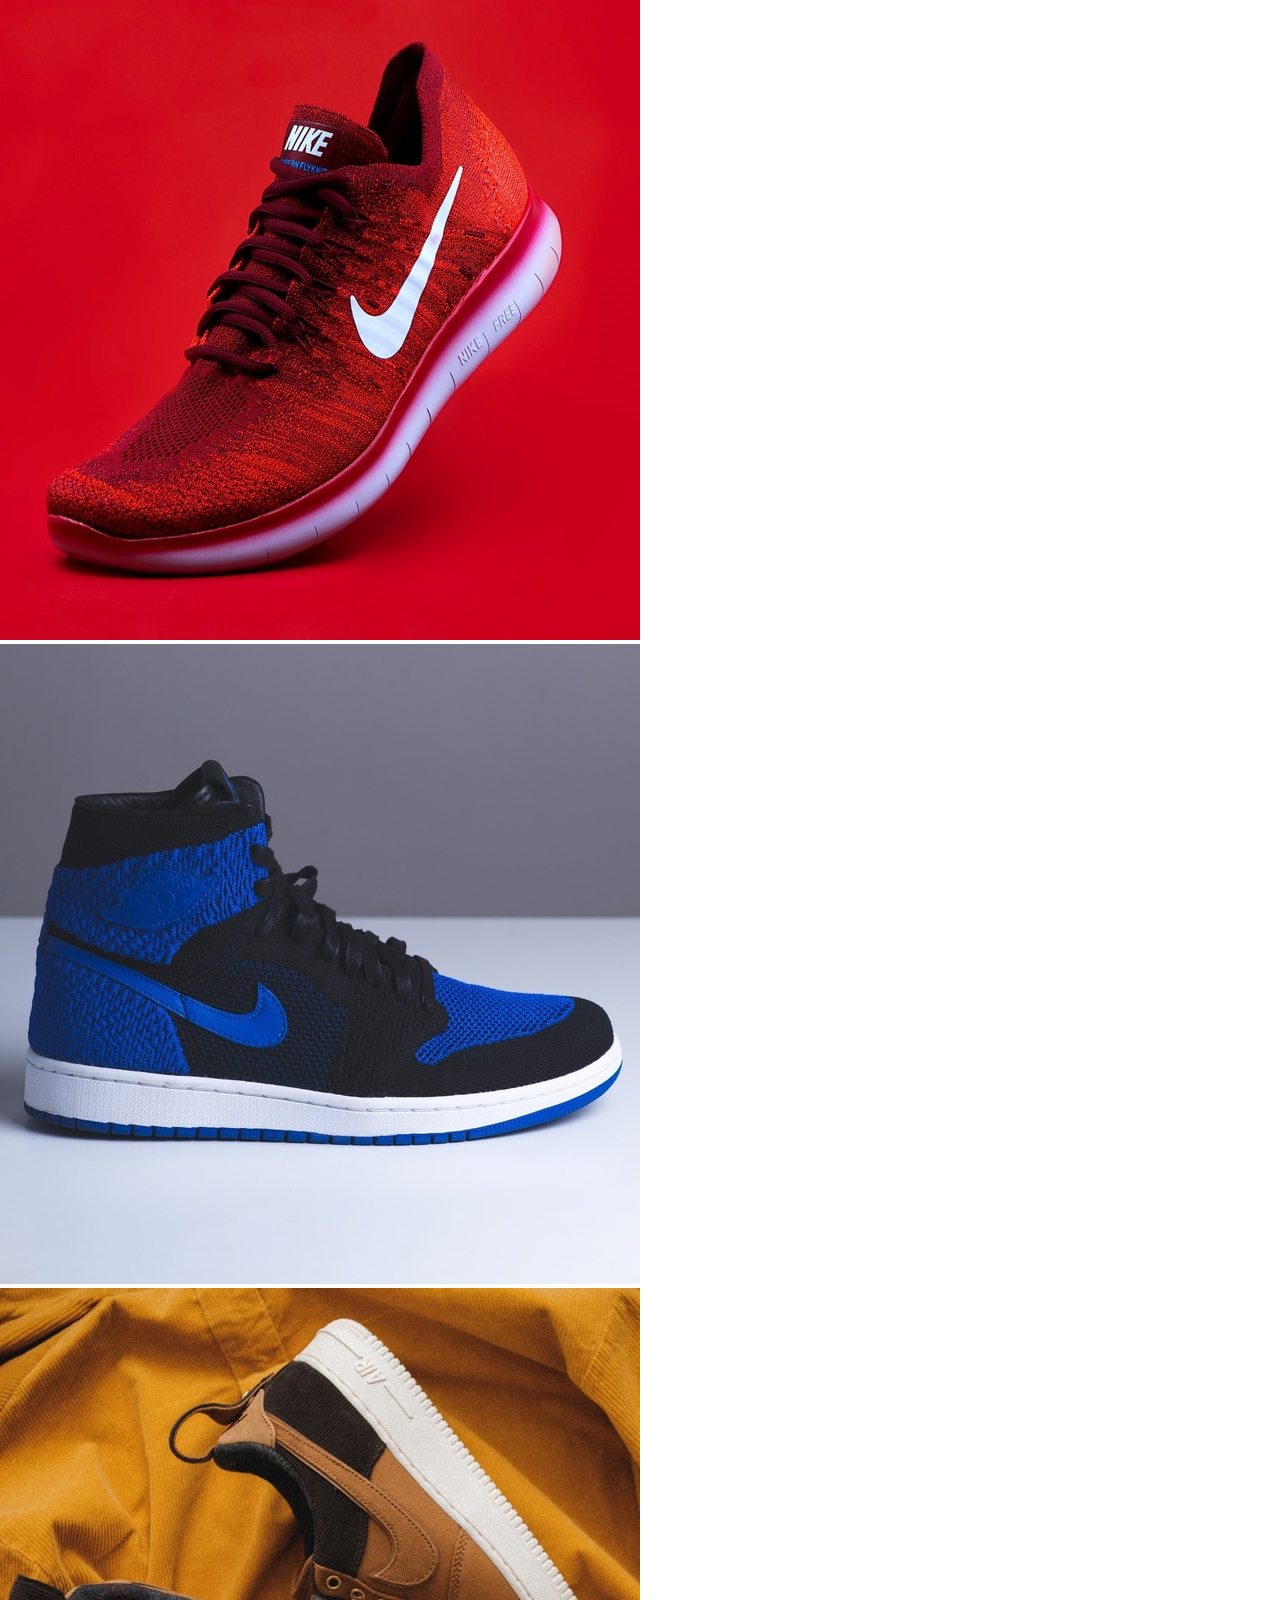
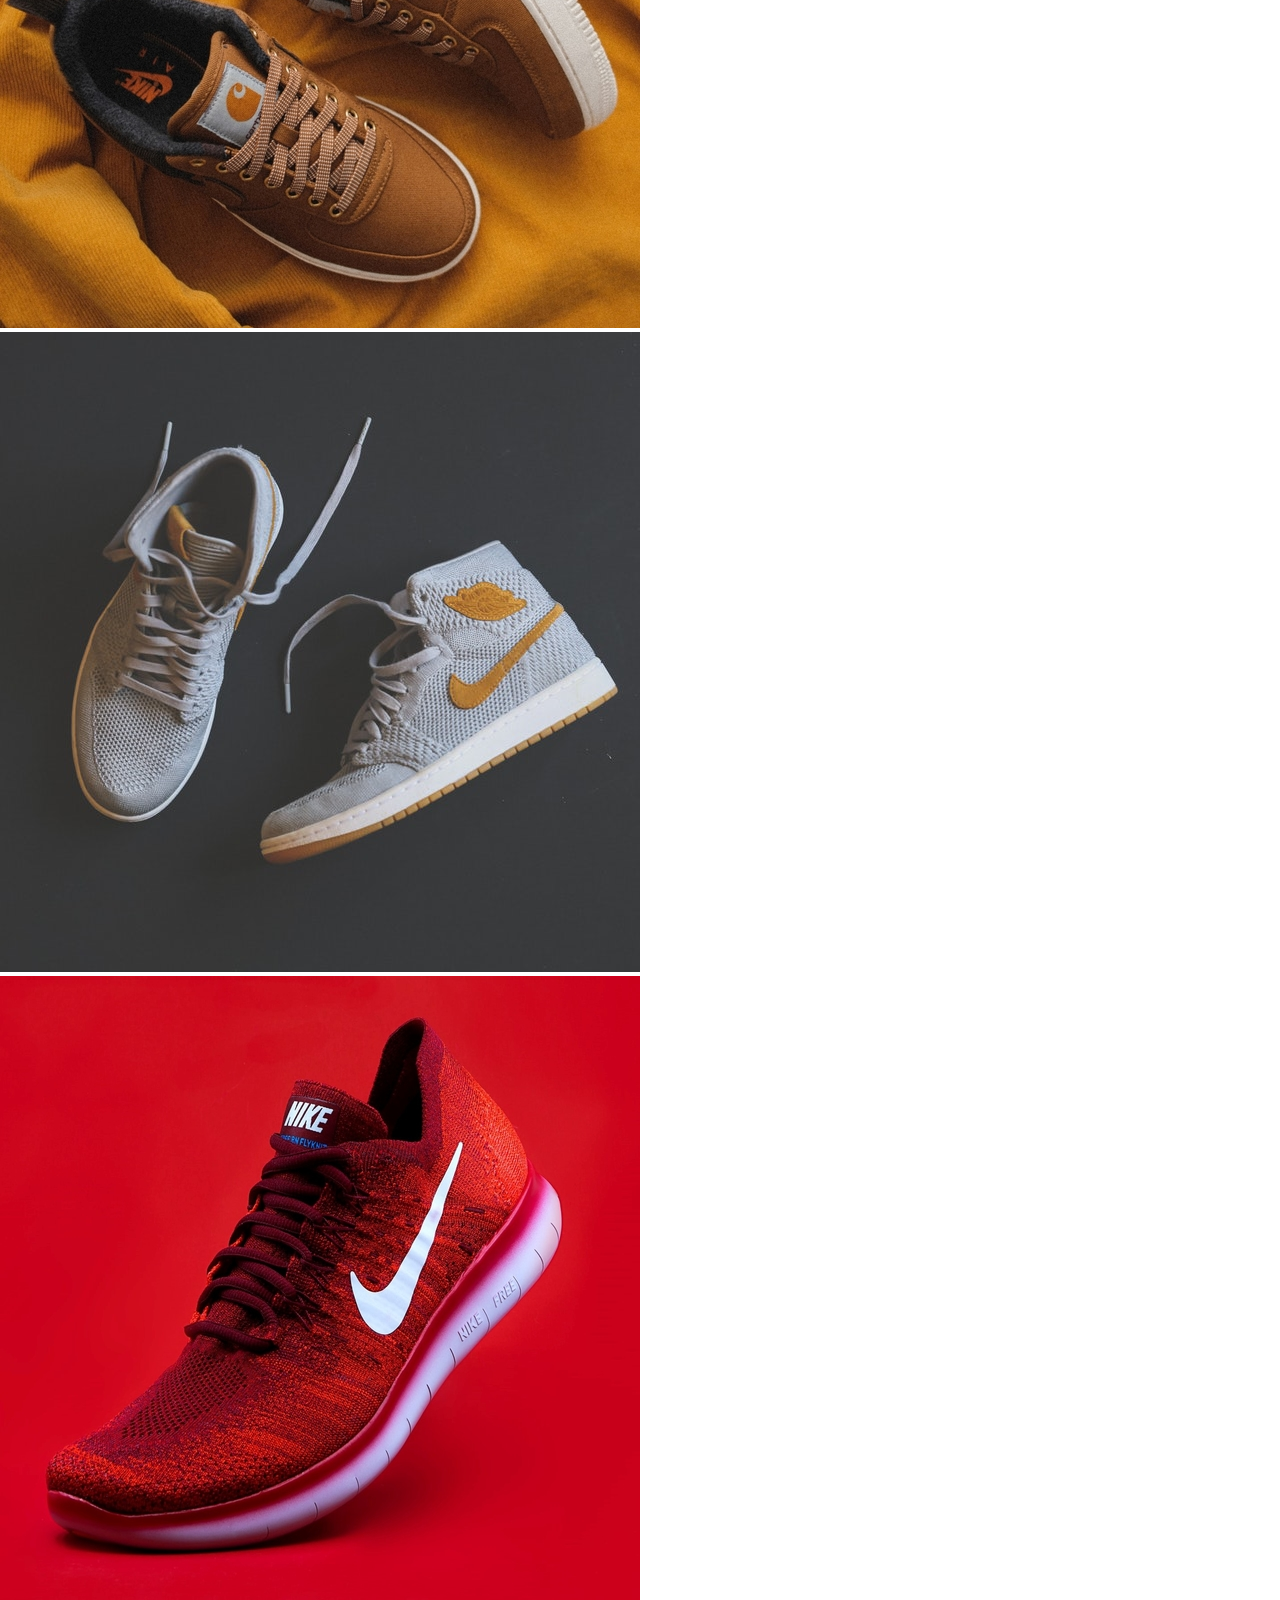
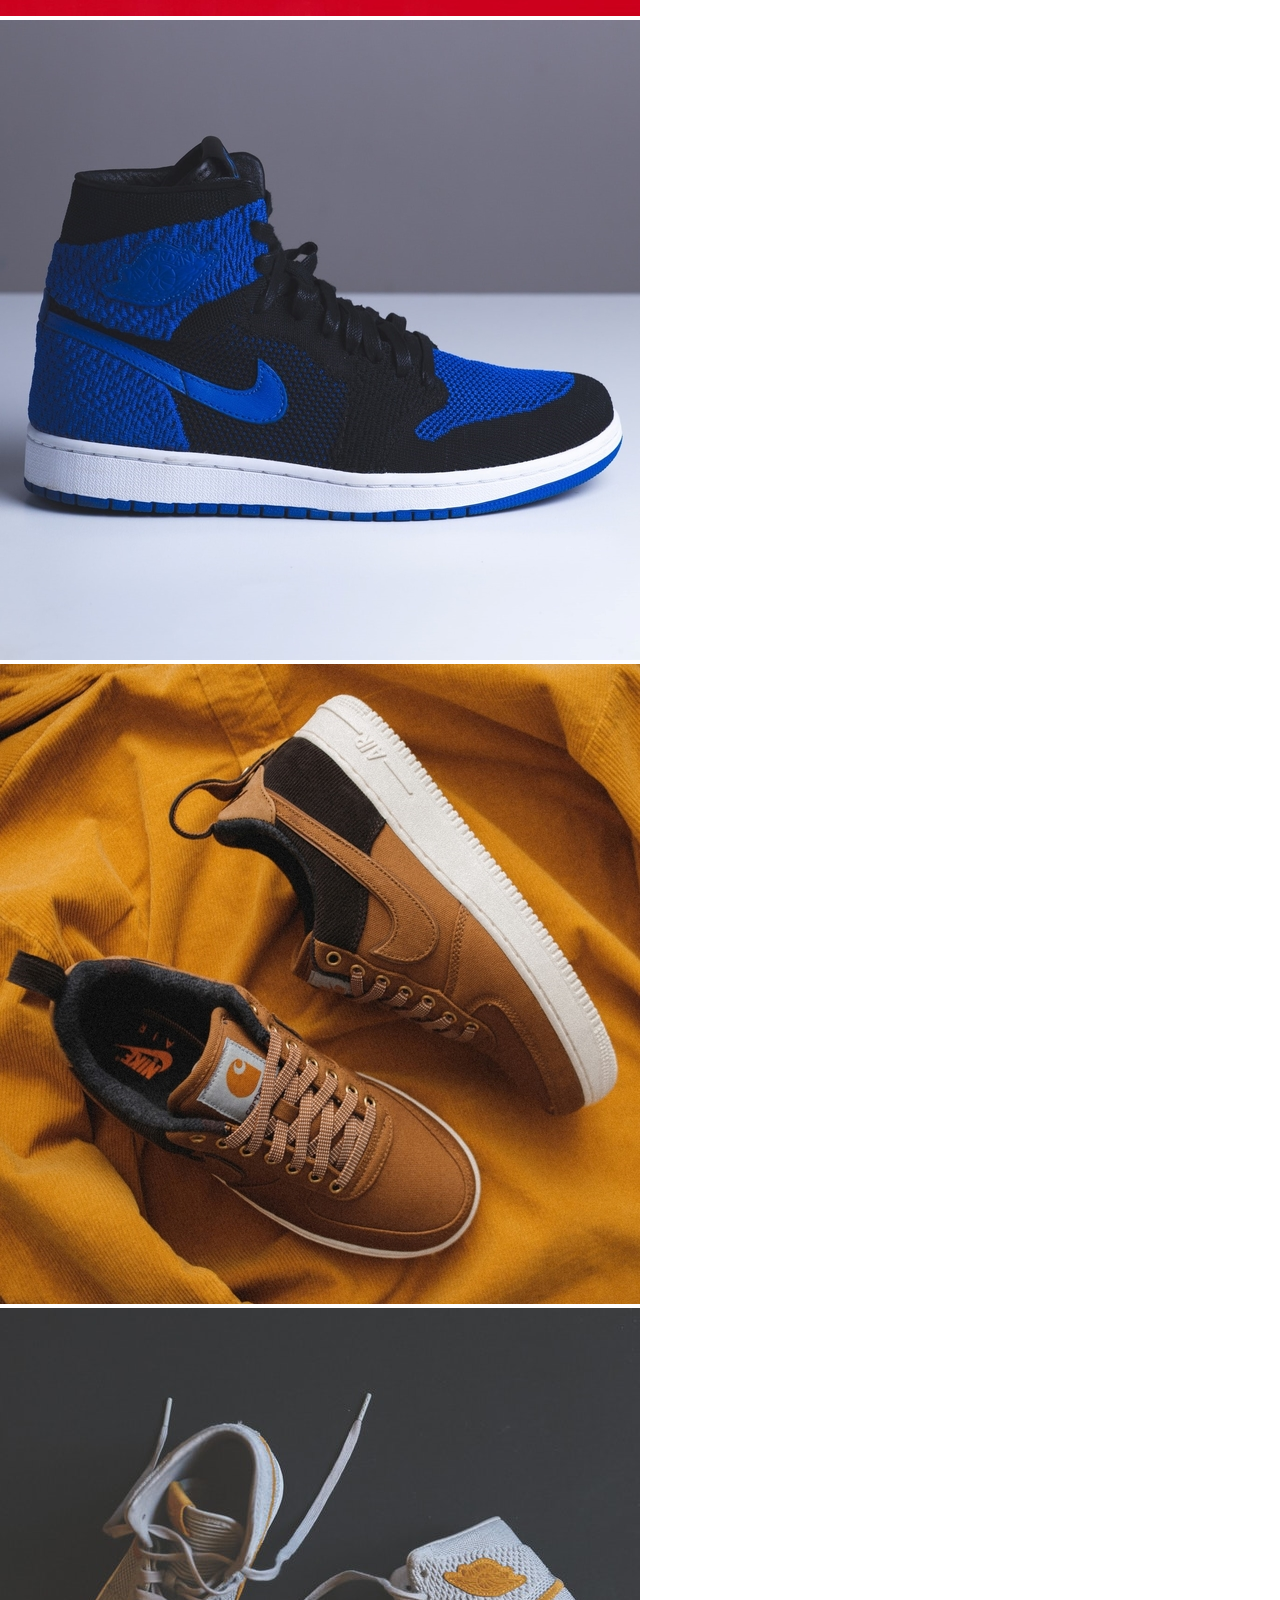
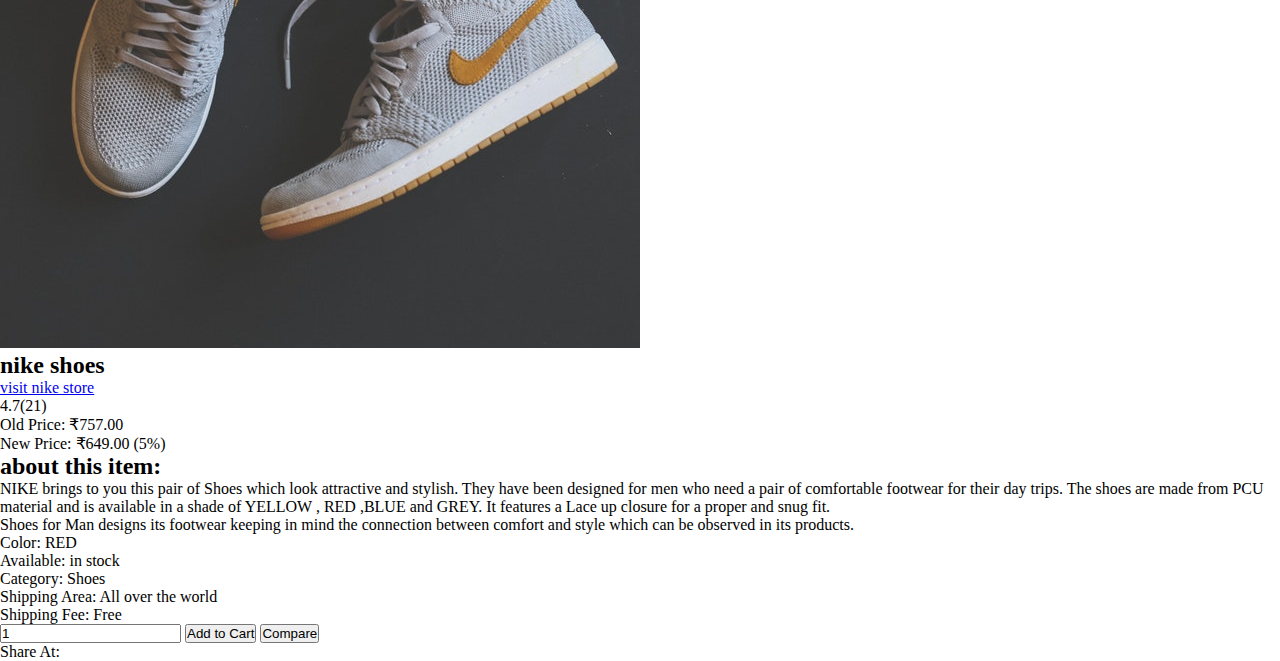
<file: index.html>
<!DOCTYPE html>
<html>
  <head>
    <meta charset="utf-8">
    <meta http-equiv="X-UA-Compatible" content="IE=edge">
    <title>Product Card/Page</title>
    <meta name="viewport" content="width=device-width, initial-scale=1">
    <link rel="stylesheet" href="style.css">
    <link rel="stylesheet" href="https://cdnjs.cloudflare.com/ajax/libs/font-awesome/5.15.1/css/all.min.css" integrity="sha512-+4zCK9k+qNFUR5X+cKL9EIR+ZOhtIloNl9GIKS57V1MyNsYpYcUrUeQc9vNfzsWfV28IaLL3i96P9sdNyeRssA==" crossorigin="anonymous" />
  </head>
  <body>
    
    <div class = "card-wrapper">
      <div class = "card">
        <!-- card left -->
        <div class = "product-imgs">
          <div class = "img-display">
            <div class = "img-showcase">
              <img src = "shoe_1.jpg" alt = "shoe image">
              <img src = "shoe_2.jpg" alt = "shoe image">
              <img src = "shoe_3.jpg" alt = "shoe image">
              <img src = "shoe_4.jpg" alt = "shoe image">
            </div>
          </div>
          <div class = "img-select">
            <div class = "img-item">
              <a href = "#" data-id = "1">
                <img src = "shoe_1.jpg" alt = "shoe image">
              </a>
            </div>
            <div class = "img-item">
              <a href = "#" data-id = "2">
                <img src = "shoe_2.jpg" alt = "shoe image">
              </a>
            </div>
            <div class = "img-item">
              <a href = "#" data-id = "3">
                <img src = "shoe_3.jpg" alt = "shoe image">
              </a>
            </div>
            <div class = "img-item">
              <a href = "#" data-id = "4">
                <img src = "shoe_4.jpg" alt = "shoe image">
              </a>
            </div>
          </div>
        </div>
        <!-- card right -->
        <div class = "product-content">
          <h2 class = "product-title">nike shoes</h2>
          <a href = "#" class = "product-link">visit nike store</a>
          <div class = "product-rating">
            <i class = "fas fa-star"></i>
            <i class = "fas fa-star"></i>
            <i class = "fas fa-star"></i>
            <i class = "fas fa-star"></i>
            <i class = "fas fa-star-half-alt"></i>
            <span>4.7(21)</span>
          </div>

          <div class = "product-price">
            <p class = "last-price">Old Price: <span>₹757.00</span></p>
            <p class = "new-price">New Price: <span>₹649.00 (5%)</span></p>
          </div>

          <div class = "product-detail">
            <h2>about this item: </h2>
            <p>NIKE brings to you this pair of Shoes which look attractive and stylish. They have been designed for men who need a pair of comfortable footwear for their day trips. The shoes are made from PCU material and is available in a shade of YELLOW , RED ,BLUE and GREY. It features a Lace up closure for a proper and snug fit. </p>
            <p>Shoes for Man designs its footwear keeping in mind the connection between comfort and style which can be observed in its products.</p>
            <ul>
              <li>Color: <span>RED</span></li>
              <li>Available: <span>in stock</span></li>
              <li>Category: <span>Shoes</span></li>
              <li>Shipping Area: <span>All over the world</span></li>
              <li>Shipping Fee: <span>Free</span></li>
            </ul>
          </div>

          <div class = "purchase-info">
            <input type = "number" min = "0" value = "1">
            <button type = "button" class = "btn">
              Add to Cart <i class = "fas fa-shopping-cart"></i>
            </button>
            <button type = "button" class = "btn">Compare</button>
          </div>

          <div class = "social-links">
            <p>Share At: </p>
            <a href = "#">
              <i class = "fab fa-facebook-f"></i>
            </a>
            <a href = "#">
              <i class = "fab fa-twitter"></i>
            </a>
            <a href = "#">
              <i class = "fab fa-instagram"></i>
            </a>
            <a href = "#">
              <i class = "fab fa-whatsapp"></i>
            </a>
            <a href = "#">
              <i class = "fab fa-pinterest"></i>
            </a>
          </div>
        </div>
      </div>
    </div>

    
    <script src="script.js"></script>
  </body>
</html>
</file>
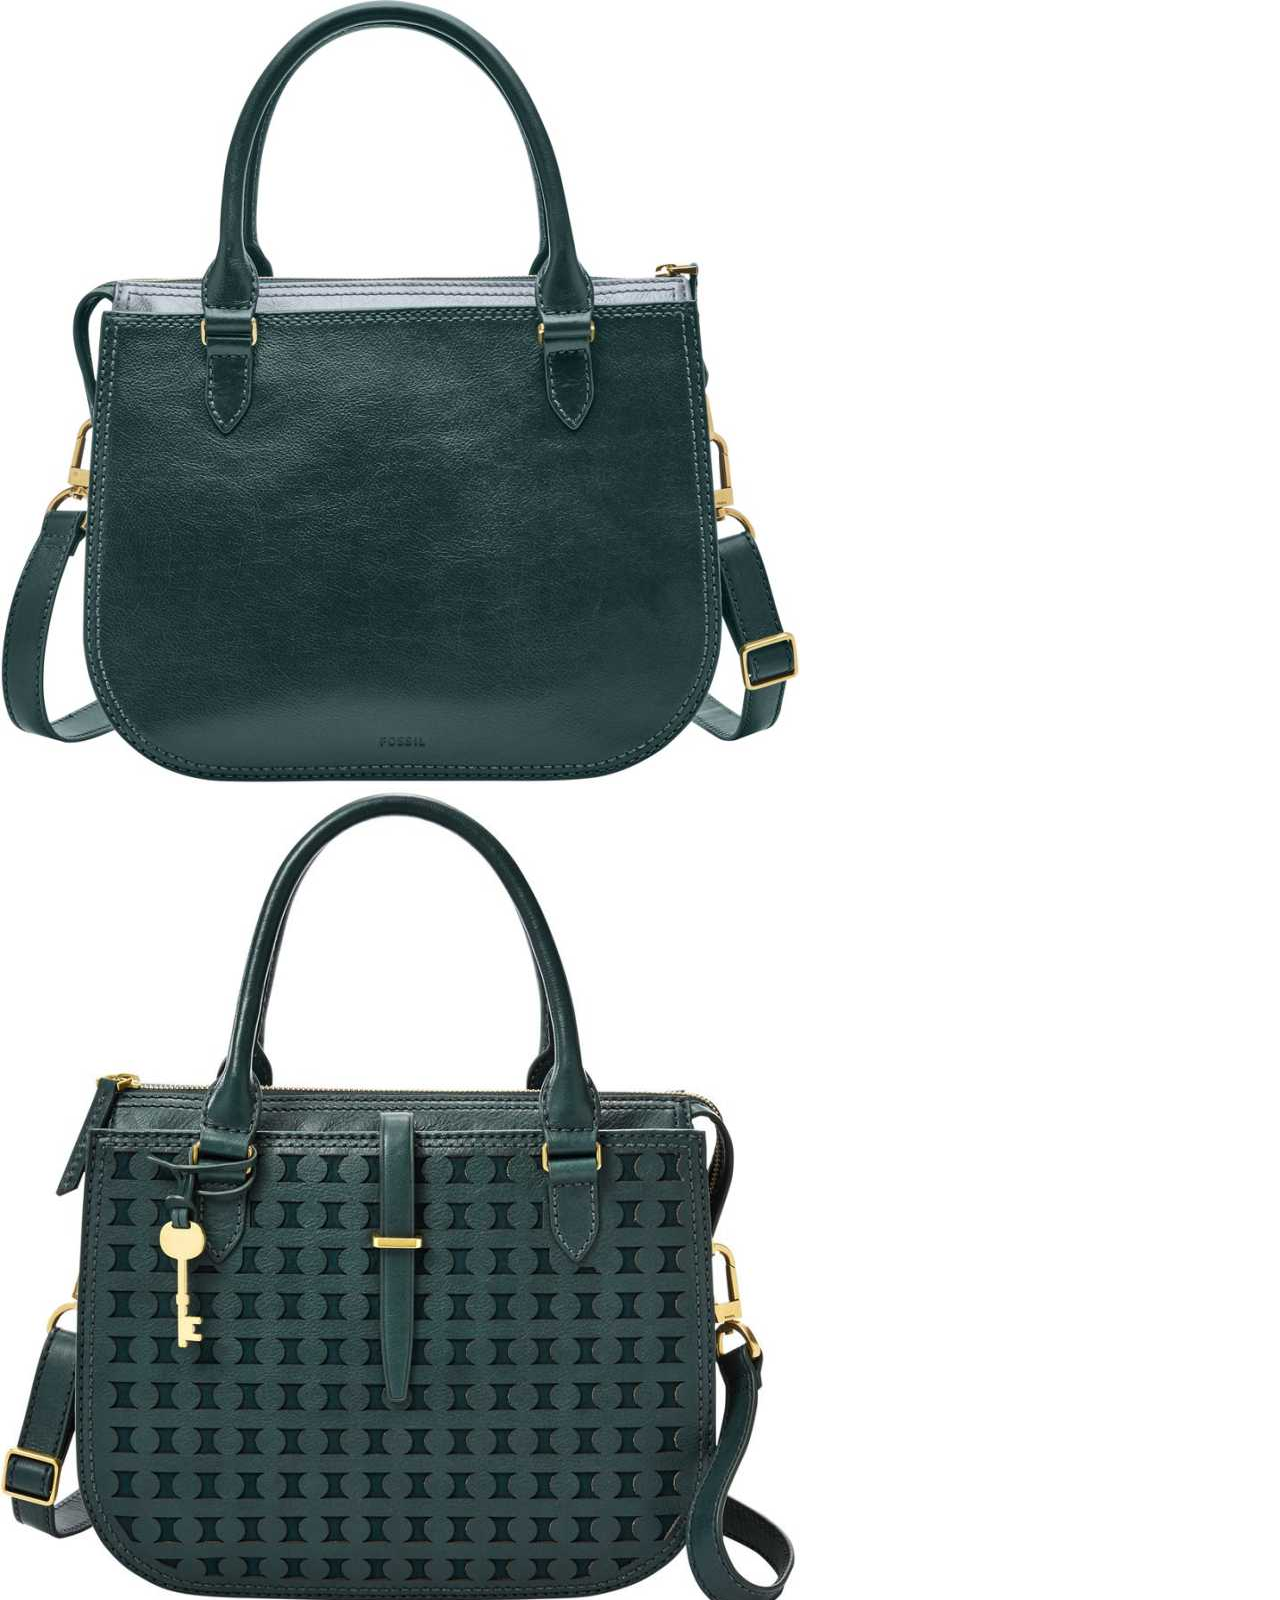
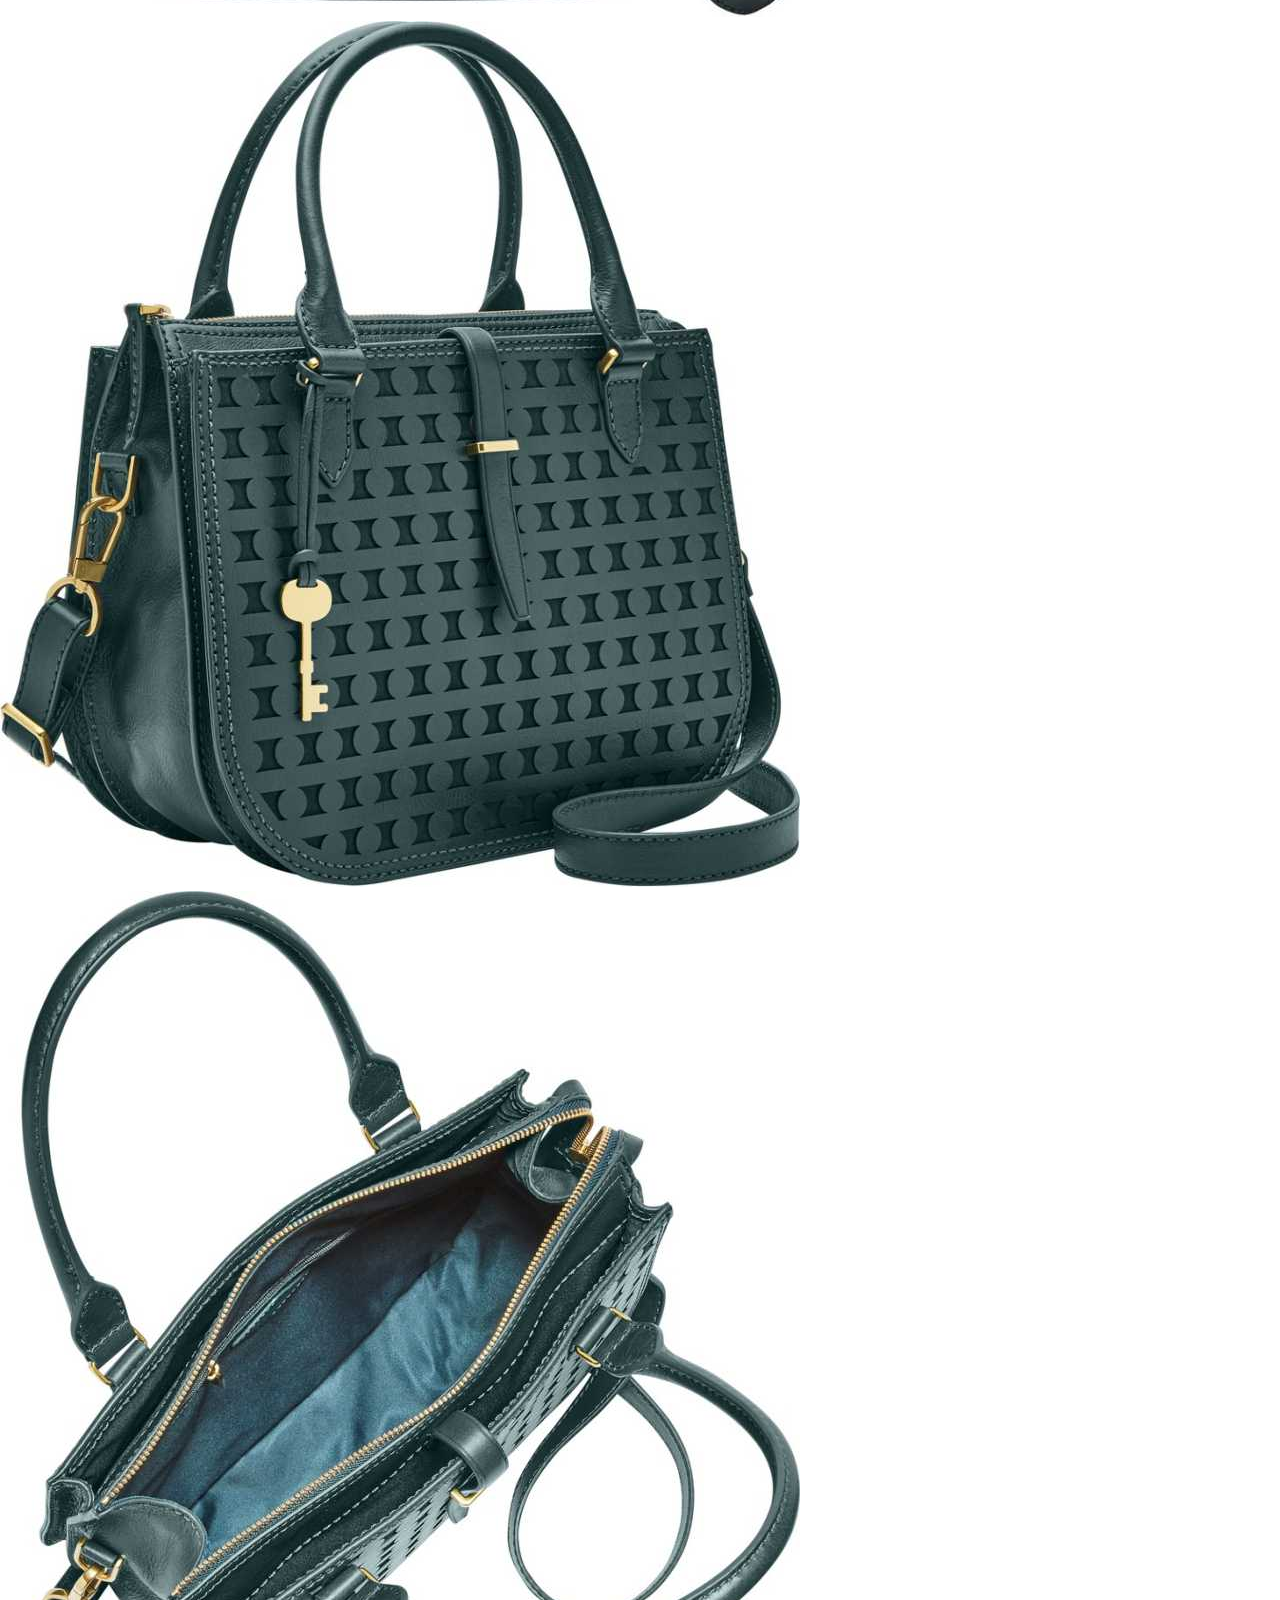
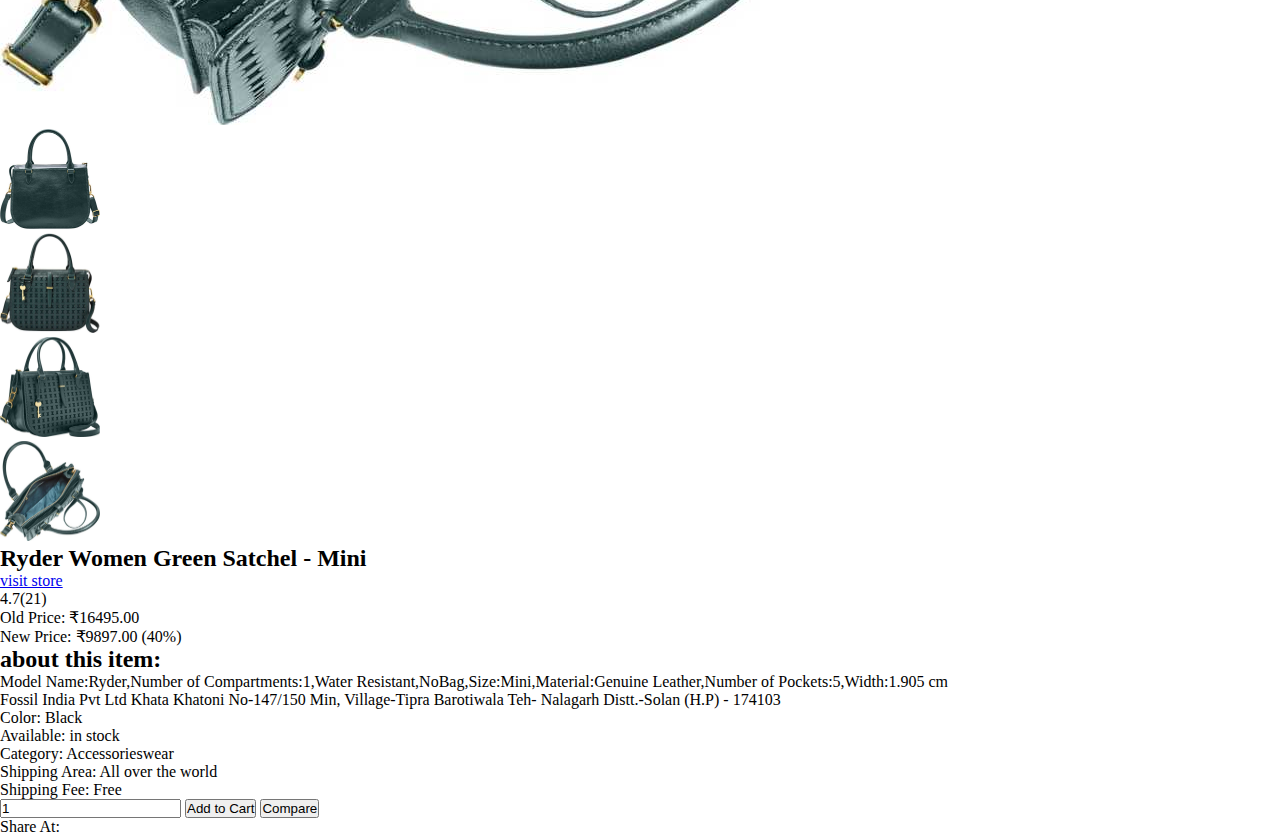
<file: accesoriesbag.html>
<!DOCTYPE html>
<html>
  <head>
    <meta charset="utf-8">
    <meta http-equiv="X-UA-Compatible" content="IE=edge">
    <title>Product Card/Page</title>
    <meta name="viewport" content="width=device-width, initial-scale=1">
    <link rel="stylesheet" href="style.css">
    <link rel="stylesheet" href="https://cdnjs.cloudflare.com/ajax/libs/font-awesome/5.15.1/css/all.min.css" integrity="sha512-+4zCK9k+qNFUR5X+cKL9EIR+ZOhtIloNl9GIKS57V1MyNsYpYcUrUeQc9vNfzsWfV28IaLL3i96P9sdNyeRssA==" crossorigin="anonymous" />
  </head>
  <body>
    
    <div class = "card-wrapper">
      <div class = "card">
        <!-- card left -->
        <div class = "product-imgs">
          <div class = "img-display">
            <div class = "img-showcase">
              <img src = "bag1.jpeg" alt = "bag image">
              <img src = "bag2.jpeg" alt = "bag image">
              <img src = "bag3.jpeg" alt = "bag image">
              <img src = "bag4.jpeg" alt = "bag image">
            </div>
          </div>
          <div class = "img-select">
            <div class = "img-item">
              <a href = "#" data-id = "1">
                <img src = "bag1.jpeg" alt = "cloth image"width="100" height="100">
              </a>
            </div>
            <div class = "img-item">
              <a href = "#" data-id = "2">
                <img src = "bag2.jpeg" alt = "cloth image"width="100" height="100">
              </a>
            </div>
            <div class = "img-item">
              <a href = "#" data-id = "3">
                <img src = "bag3.jpeg" alt = "cloth image"width="100" height="100">
              </a>
            </div>
            <div class = "img-item">
              <a href = "#" data-id = "4">
                <img src = "bag4.jpeg" alt = "cloth image"width="100" height="100">
              </a>
            </div>
          </div>
        </div>
        <!-- card right -->
        <div class = "product-content">
          <h2 class = "product-title">Ryder Women Green Satchel - Mini</h2>
          <a href = "#" class = "product-link">visit store</a>
          <div class = "product-rating">
            <i class = "fas fa-star"></i>
            <i class = "fas fa-star"></i>
            <i class = "fas fa-star"></i>
            <i class = "fas fa-star"></i>
            <i class = "fas fa-star-half-alt"></i>
            <span>4.7(21)</span>
          </div>

          <div class = "product-price">
            <p class = "last-price">Old Price: <span>₹16495.00</span></p>
            <p class = "new-price">New Price: <span>₹9897.00 (40%)</span></p>
          </div>

          <div class = "product-detail">
            <h2>about this item: </h2>
            <p>Model Name:Ryder,Number of Compartments:1,Water Resistant,NoBag,Size:Mini,Material:Genuine Leather,Number of Pockets:5,Width:1.905 cm</p>
            <p>Fossil India Pvt Ltd Khata Khatoni No-147/150 Min, Village-Tipra Barotiwala Teh- Nalagarh Distt.-Solan (H.P) - 174103</p>
            <ul>
              <li>Color: <span>Black</span></li>
              <li>Available: <span>in stock</span></li>
              <li>Category: <span>Accessorieswear</span></li>
              <li>Shipping Area: <span>All over the world</span></li>
              <li>Shipping Fee: <span>Free</span></li>
            </ul>
          </div>

          <div class = "purchase-info">
            <input type = "number" min = "0" value = "1">
            <button type = "button" class = "btn">
              Add to Cart <i class = "fas fa-shopping-cart"></i>
            </button>
            <button type = "button" class = "btn">Compare</button>
          </div>

          <div class = "social-links">
            <p>Share At: </p>
            <a href = "#">
              <i class = "fab fa-facebook-f"></i>
            </a>
            <a href = "#">
              <i class = "fab fa-twitter"></i>
            </a>
            <a href = "#">
              <i class = "fab fa-instagram"></i>
            </a>
            <a href = "#">
              <i class = "fab fa-whatsapp"></i>
            </a>
            <a href = "#">
              <i class = "fab fa-pinterest"></i>
            </a>
          </div>
        </div>
      </div>
    </div>

    
    <script src="script.js"></script>
  </body>
</html>
</file>
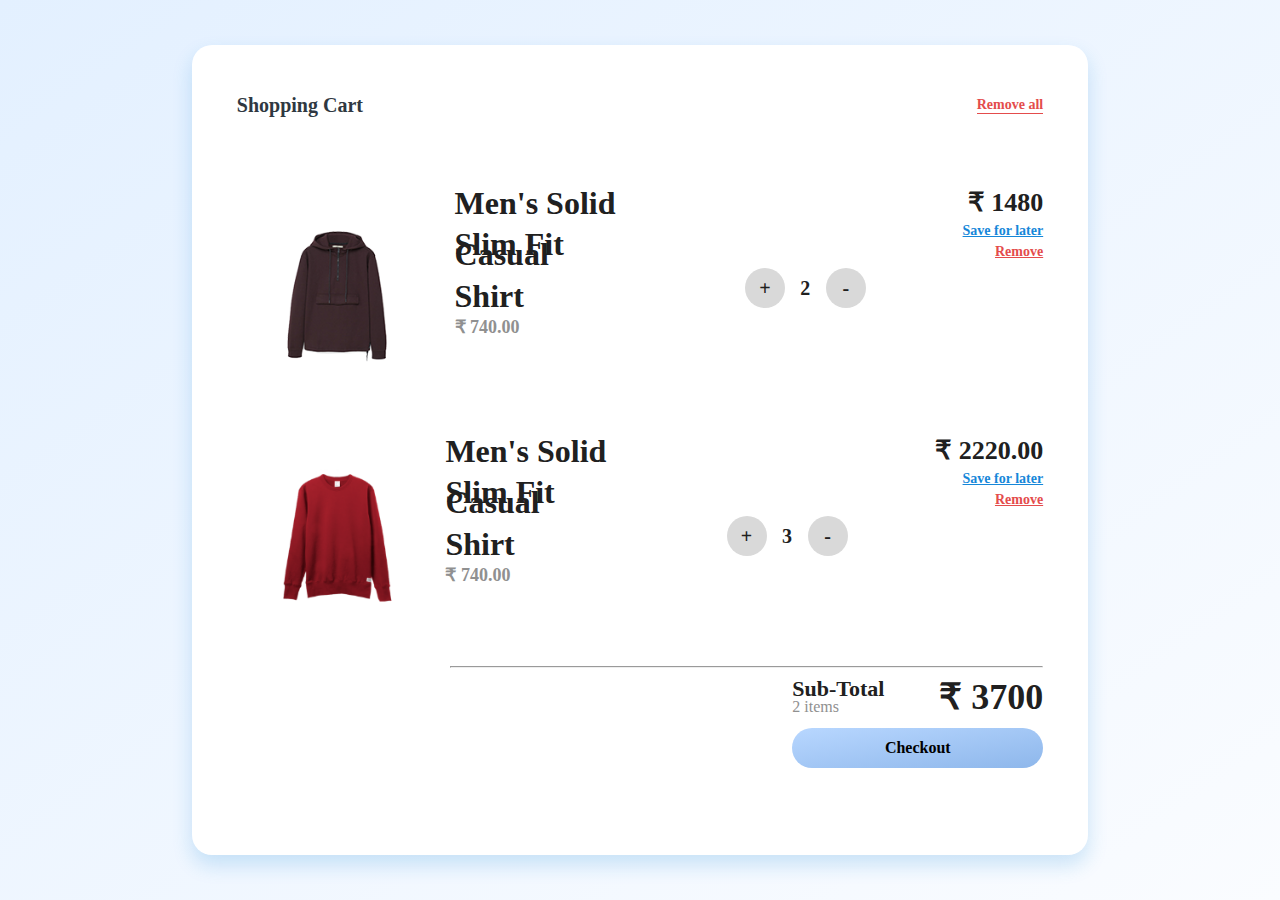
<file: cart.html>
<!DOCTYPE html>
<html lang="en">
<head>
 <meta charset="UTF-8">
 <meta http-equiv="X-UA-Compatible" content="IE=edge">
 <meta name="viewport" content="width=device-width, initial-scale=1.0">
 <title>My Cart</title>
 <link rel="stylesheet" href="app.css">
 <script src="cartjs.js" async></script>
</head>
<body>
 <div class=" CartContainer">
 <div class="Header">
 <h3 class="Heading">Shopping Cart</h3>
 <h5 class="Action">Remove all</h5>
 </div>
 <div class="Cart-Items">
 <div class="image-box">
 <img src="product_1.png" style="height: 200px" />
 </div>
 <div class="about">
 <h1 class="title">Men's Solid</h1>
 <h1 class="title">Slim Fit Casual</h1>
 <h1 class="title">Shirt</h1>
 <h3 class="subtitle">₹ 740.00</h3>
 </div>
 <div class="counter">
 <div class="btn">+</div>
 <div class="count">2</div>
 <div class="btn">-</div>
 </div>
 <div class="prices">
 <div class="amount">₹ 1480</div>
 <div class="save"><u>Save for later</u></div>
 <div class="remove"><u>Remove</u></div>
 </div>
 </div>
 <div class="Cart-Items pad">
 <div class="image-box">
 <img src="product_3.png" style="height: 200px;" />
 </div>
 <div class="about">
 <h1 class="title">Men's Solid</h1>
 <h1 class="title">Slim Fit Casual</h1>
 <h1 class="title">Shirt</h1>
 <h3 class="subtitle">₹ 740.00</h3>
 </div>
 <div class="counter">
 <div class="btn">+</div>
 <div class="count">3</div>
 <div class="btn">-</div>
 </div>
 <div class="prices">
 <div class="amount">₹ 2220.00</div>
 <div class="save"><u>Save for later</u></div>
 <div class="remove"><u>Remove</u></div>
 </div>
 </div>
 <hr>
 <div class="checkout">
 <div class="total">
 <div>
 <div class="Subtotal">Sub-Total</div>
 <div class="items">2 items</div>
 </div>
 <div class="total-amount">₹ 3700</div>
 </div>
 <button onClick="myFunction()" class="button">Checkout</button>
 </div>
 </div>
</body>
</html>
</file>
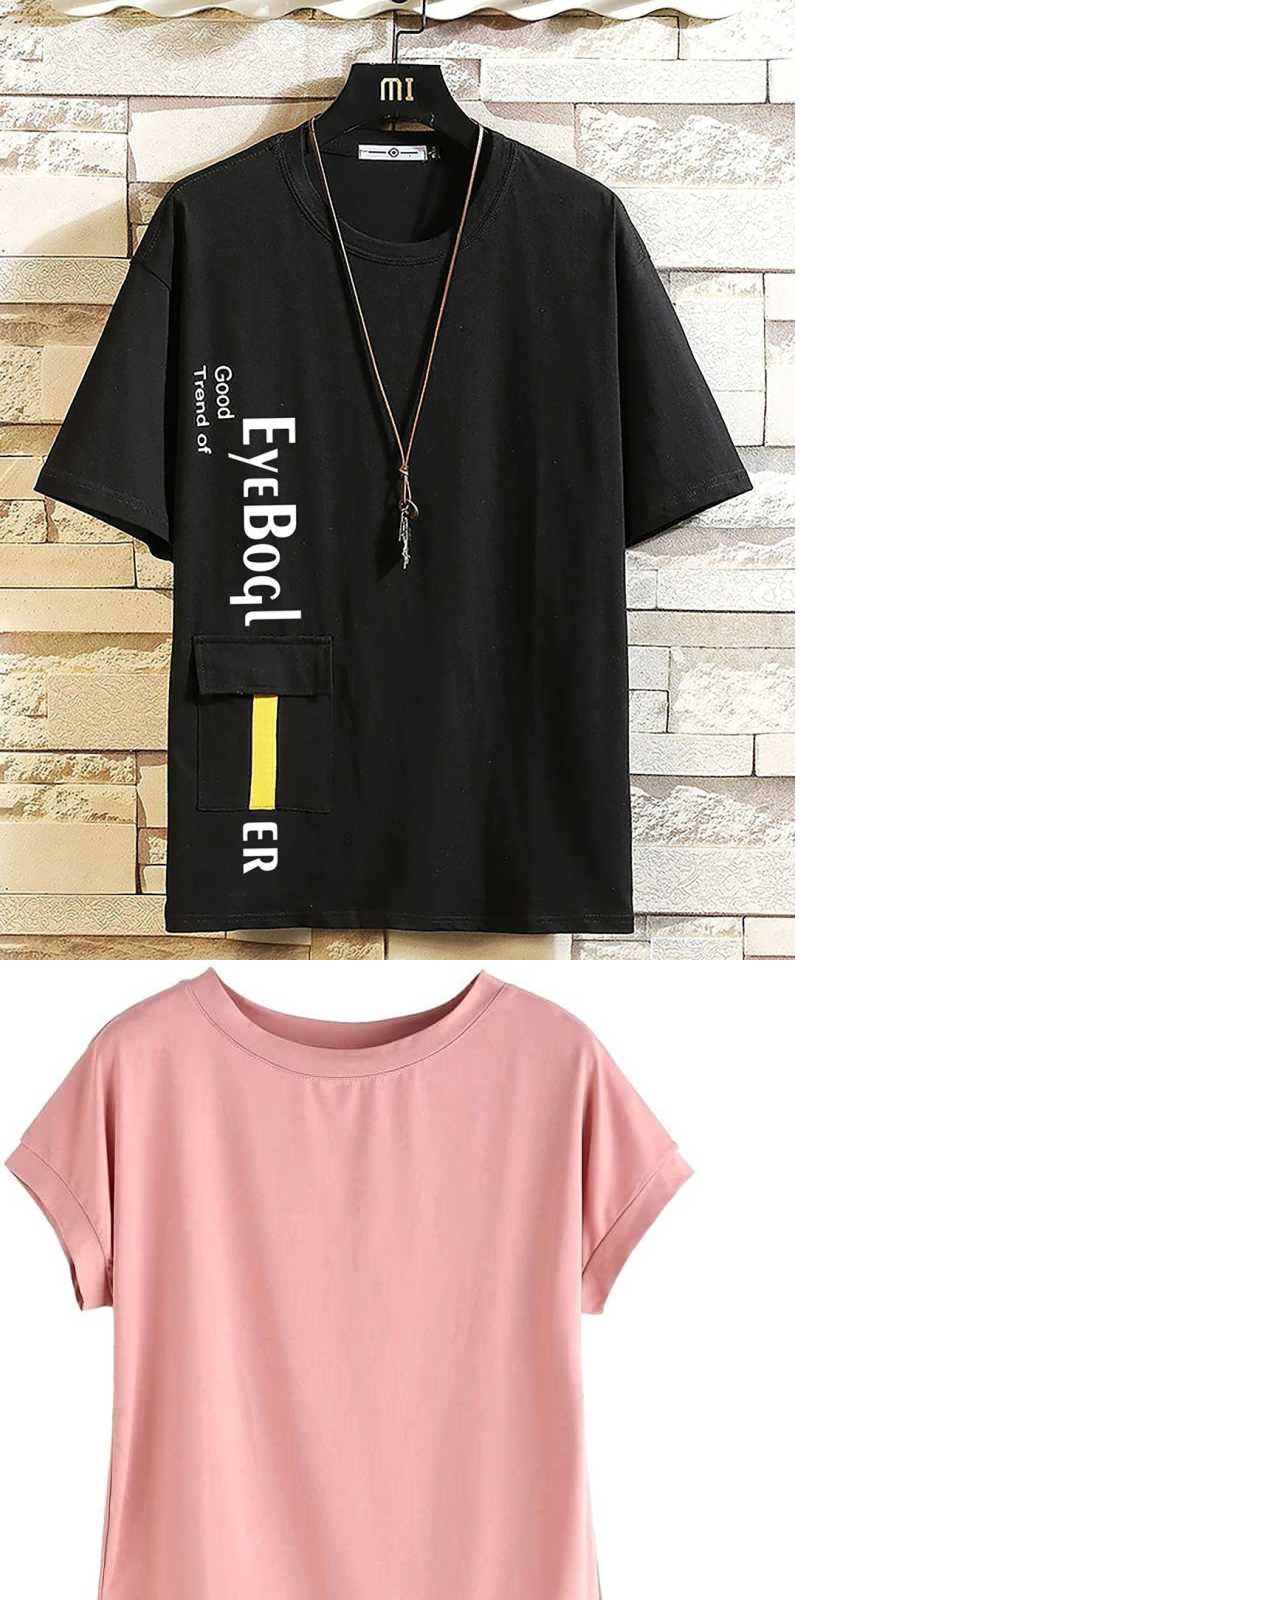
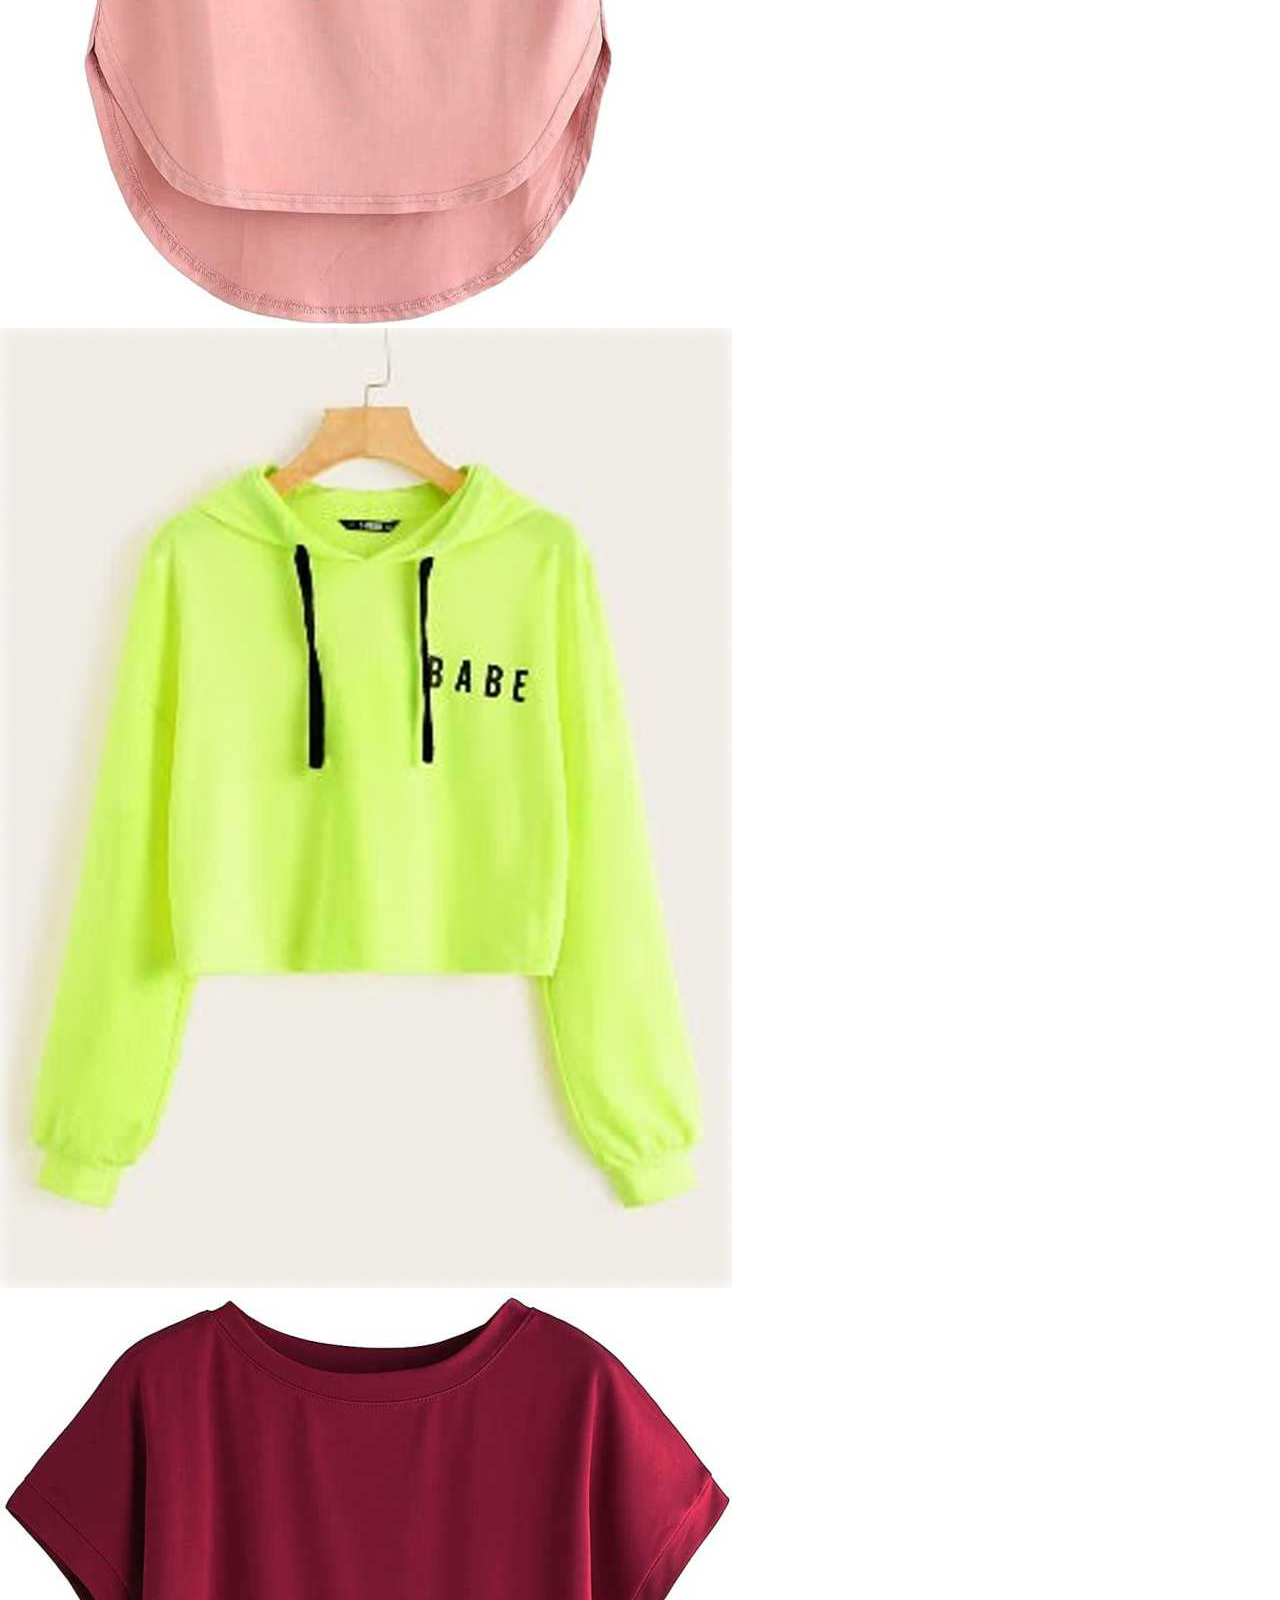
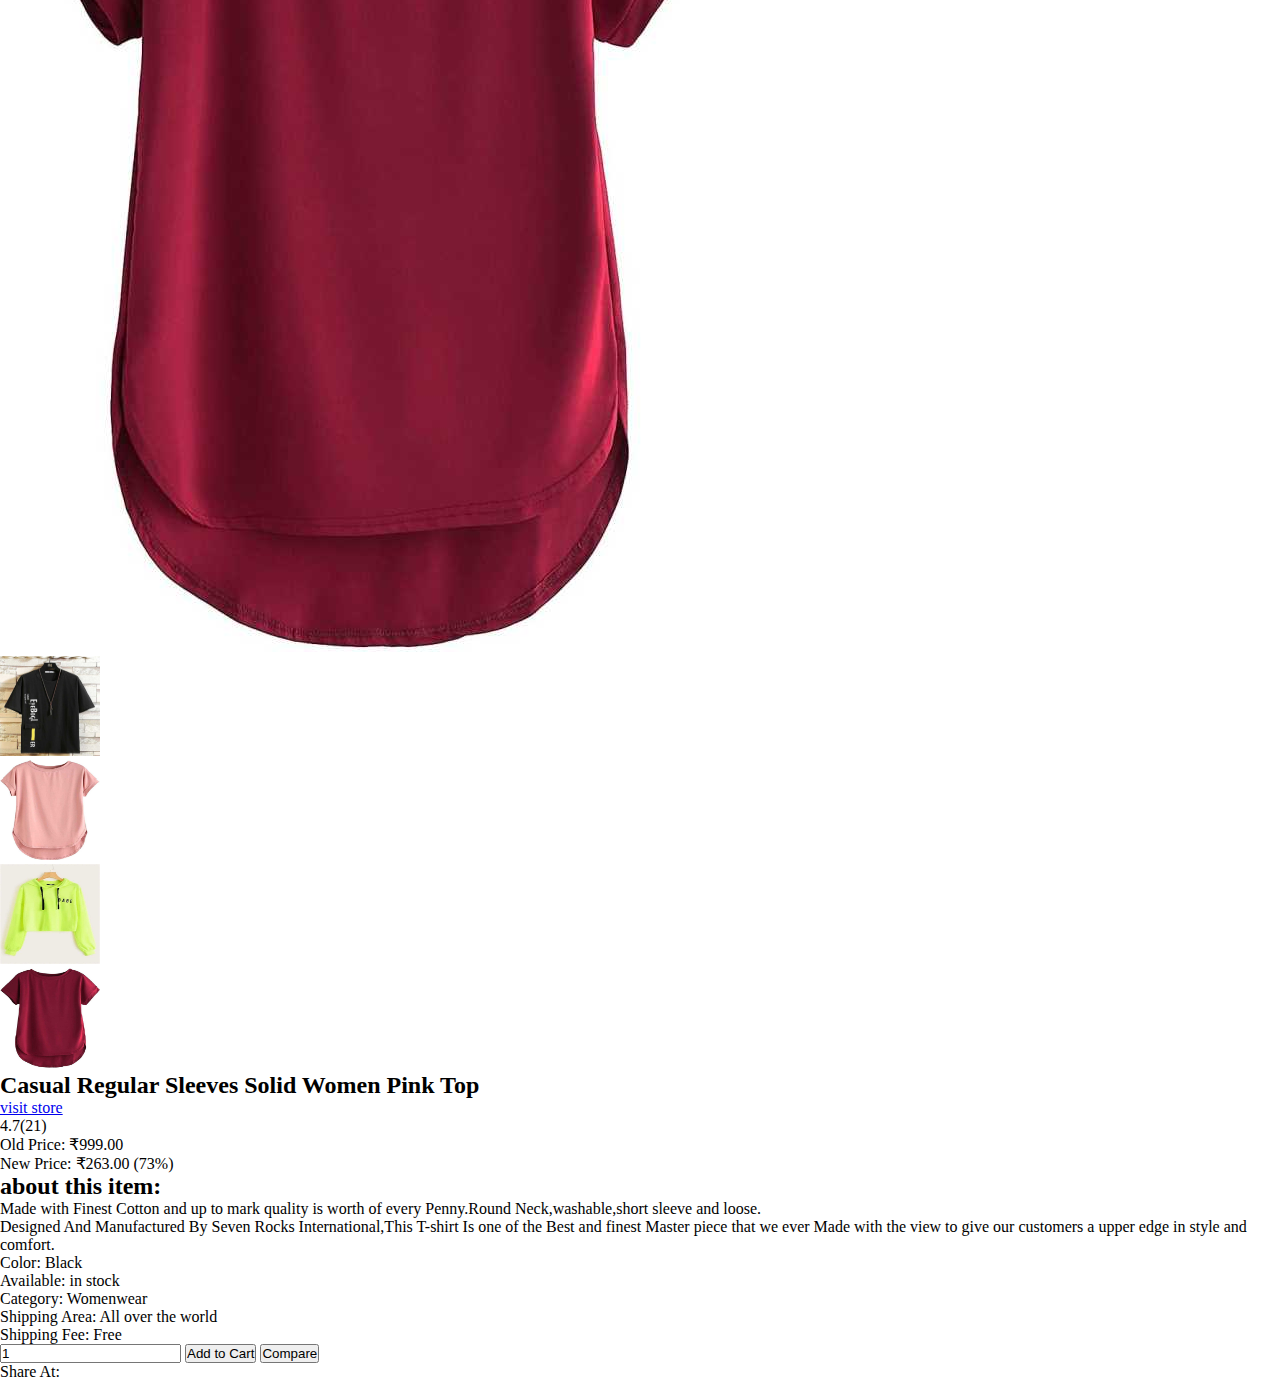
<file: girlswear.html>
<!DOCTYPE html>
<html>
  <head>
    <meta charset="utf-8">
    <meta http-equiv="X-UA-Compatible" content="IE=edge">
    <title>Product Card/Page</title>
    <meta name="viewport" content="width=device-width, initial-scale=1">
    <link rel="stylesheet" href="style.css">
    <link rel="stylesheet" href="https://cdnjs.cloudflare.com/ajax/libs/font-awesome/5.15.1/css/all.min.css" integrity="sha512-+4zCK9k+qNFUR5X+cKL9EIR+ZOhtIloNl9GIKS57V1MyNsYpYcUrUeQc9vNfzsWfV28IaLL3i96P9sdNyeRssA==" crossorigin="anonymous" />
  </head>
  <body>
    
    <div class = "card-wrapper">
      <div class = "card">
        <!-- card left -->
        <div class = "product-imgs">
          <div class = "img-display">
            <div class = "img-showcase">
              <img src = "black.jpeg" alt = "cloth image">
              <img src = "pink.jpeg" alt = "cloth image">
              <img src = "yellow.jpeg" alt = "cloth image">
              <img src = "red.jpeg" alt = "cloth image">
            </div>
          </div>
          <div class = "img-select">
            <div class = "img-item">
              <a href = "#" data-id = "1">
                <img src = "black.jpeg" alt = "cloth image"width="100" height="100">
              </a>
            </div>
            <div class = "img-item">
              <a href = "#" data-id = "2">
                <img src = "pink.jpeg" alt = "cloth image"width="100" height="100">
              </a>
            </div>
            <div class = "img-item">
              <a href = "#" data-id = "3">
                <img src = "yellow.jpeg" alt = "cloth image"width="100" height="100">
              </a>
            </div>
            <div class = "img-item">
              <a href = "#" data-id = "4">
                <img src = "red.jpeg" alt = "cloth image"width="100" height="100">
              </a>
            </div>
          </div>
        </div>
        <!-- card right -->
        <div class = "product-content">
          <h2 class = "product-title">Casual Regular Sleeves Solid Women Pink Top</h2>
          <a href = "#" class = "product-link">visit store</a>
          <div class = "product-rating">
            <i class = "fas fa-star"></i>
            <i class = "fas fa-star"></i>
            <i class = "fas fa-star"></i>
            <i class = "fas fa-star"></i>
            <i class = "fas fa-star-half-alt"></i>
            <span>4.7(21)</span>
          </div>

          <div class = "product-price">
            <p class = "last-price">Old Price: <span>₹999.00</span></p>
            <p class = "new-price">New Price: <span>₹263.00 (73%)</span></p>
          </div>

          <div class = "product-detail">
            <h2>about this item: </h2>
            <p>Made with Finest Cotton and up to mark quality is worth of every Penny.Round Neck,washable,short sleeve and loose. </p>
            <p>Designed And Manufactured By Seven Rocks International,This T-shirt Is one of the Best and finest Master piece that we ever Made with the view to give our customers a upper edge in style and comfort.</p>
            <ul>
              <li>Color: <span>Black</span></li>
              <li>Available: <span>in stock</span></li>
              <li>Category: <span>Womenwear</span></li>
              <li>Shipping Area: <span>All over the world</span></li>
              <li>Shipping Fee: <span>Free</span></li>
            </ul>
          </div>

          <div class = "purchase-info">
            <input type = "number" min = "0" value = "1">
            <button type = "button" class = "btn">
              Add to Cart <i class = "fas fa-shopping-cart"></i>
            </button>
            <button type = "button" class = "btn">Compare</button>
          </div>

          <div class = "social-links">
            <p>Share At: </p>
            <a href = "#">
              <i class = "fab fa-facebook-f"></i>
            </a>
            <a href = "#">
              <i class = "fab fa-twitter"></i>
            </a>
            <a href = "#">
              <i class = "fab fa-instagram"></i>
            </a>
            <a href = "#">
              <i class = "fab fa-whatsapp"></i>
            </a>
            <a href = "#">
              <i class = "fab fa-pinterest"></i>
            </a>
          </div>
        </div>
      </div>
    </div>

    
    <script src="script.js"></script>
  </body>
</html>
</file>
<file: style.css>
* {
  margin: 0;
  padding: 0; 
}

.navigation {
  margin-top: 25px;
  font-family: var(--font1);
  /* height: 74px;  */
  display: flex;
  justify-content: space-between;
  align-items: center;
}

.nav-left {
  display: flex;
}

.nav-left span {
  font-size: 35px;
  padding-top: 10px;
}

.nav-left ul {
  display: flex;
  align-items: center;
  margin: 0 77px;
  font-size: 22px;
  padding-bottom: 23px;
}

.nav-left ul li {
  list-style: none;
  margin: 0 14px;
  font-family: var(--font2);
  transition: all 0.3s ease-in-out;
}

.nav-left ul li a {
  text-decoration: none;
  color: black;
}

.nav-left ul li a:hover {
  color: var(--main-bg-color);
  font-weight: bolder;
}

.content {
  height: 100%;
  display: flex;
  margin-top: 32px;
  padding: 9px;
  position: relative;
}

.content::after {
  content: "";
  background-image: url("../img/11.svg");
  position: absolute;
  width: 100%;
  height: inherit;
  opacity: 0.15;
  border-radius: 12px;
}

.content-left {
  font-family: var(--font1);
  display: flex;
  flex-direction: column;
  justify-content: center;
  padding: 49px;
  z-index: 1;
}

.content-right {
  display: flex;
  align-items: center;
  justify-content: center;
}

.content-right img {
  height: 355px;
  border: 2px solid black;
  border-radius: 200px;
}

.home-articles {
  padding: 18px;
  background-color: rgb(248, 239, 239, 0.5);
  margin-top: 23px;
  position: relative;
}

.year-box {
  position: absolute;  
  right: 0px;
  top: 100px;
  width: 234px;
  height: 255px;
  font-size: 18px;
}

.year-box div {
  margin: 12px 0px;
}

.home-article {
  display: flex;
  margin: 25px;
}

.home-article img {
  width: 300px;
}

.home-article-content {
  align-self: center;
  padding: 25px;
}

.home-article-content a {
  text-decoration: none;
  color: black;
}
/* .home-articles{} */
.footer {
  height: 50px;
  background-color: var(--main-bg-color);
  display: flex;
  align-items: center;
  justify-content: center;
  color: white;
  flex-direction: column;
}

.footer a {
  color: white;
}
</file>
<file: app.css>
::selection {
    background: #fde0db;
   }
   body{
    margin: 0;
    padding: 0;
    background: linear-gradient(to bottom right, #E3F0FF, #FAFCFF);
    height: 100vh;
    display: flex;
    justify-content: center;
    align-items: center;
   }
   .CartContainer{
    width: 70%;
    height: 90%;
    background-color: #ffffff;
    border-radius: 20px;
    box-shadow: 0px 10px 20px #1687d933;
   }
   .Header{
    margin: auto;
    width: 90%;
    height: 15%;
    display: flex;
    justify-content: space-between;
    align-items: center;
   }
   .Heading{
    font-size: 20px;
    font-family: 'Open Sans';
    font-weight: 700;
    color: #2F3841;
   }
   .Action{
    font-size: 14px;
    font-family: 'Open Sans';
    font-weight: 600;
    color: #E44C4C;
    cursor: pointer;
    border-bottom: 1px solid #E44C4C;
   }
   .Action:hover {
   border-bottom: 1px none #E44C4C;
   }
   .Cart-Items{
    margin: auto;
    width: 90%;
    height: 30%;
    display: flex;
    justify-content: space-between;
    align-items: center;
   }
   .image-box{
    width: 15%;
    text-align: center;
   }
   .about{
    height: 100%;
    width: 24%;
   }
   .title{
    padding-top: 10px;
    line-height: 10px;
    font-size: 32px;
    font-family: 'Open Sans';
    font-weight: 800;
    color: #202020;
   }
   .subtitle{
    line-height: 10px;
    font-size: 18px;
    font-family: 'Open Sans';
    font-weight: 600;
    color: #909090;
   }
   .counter{
    width: 15%;
    display: flex;
    justify-content: space-between;
    align-items: center;
   }
   .btn{
    width: 40px;
    height: 40px;
    border-radius: 50%;
    background-color: #d9d9d9;
    display: flex;
    justify-content: center;
    align-items: center;
    font-size: 20px;
    font-family: 'Open Sans';
    font-weight: 900;
    color: #202020;
    cursor: pointer;
   }
   .count{
    font-size: 20px;
    font-family: 'Open Sans';
    font-weight: 600;
    color: #202020;
   }
   .prices{
    height: 100%;
    text-align: right;
   }
   .amount{
    padding-top: 20px;
    font-size: 26px;
    font-family: 'Open Sans';
    font-weight: 800;
    color: #202020;
   }
   .save{
    padding-top: 5px;
    font-size: 14px;
    font-family: 'Open Sans';
    font-weight: 600;
    color: #1687d9;
    cursor: pointer;
   }
   .remove{
    padding-top: 5px;
    font-size: 14px;
    font-family: 'Open Sans';
    font-weight: 600;
    color: #E44C4C;
    cursor: pointer;
   }
   .pad{
    margin-top: 5px;
   }
   hr{
    width: 66%;
    float: right;
    margin-right: 5%;
   }
   .checkout{
    float: right;
    margin-right: 5%;
    width: 28%;
   }
   .total{
    width: 100%;
    display: flex;
    justify-content: space-between;
   }
   .Subtotal{
    font-size: 22px;
    font-family: 'Open Sans';
    font-weight: 700;
    color: #202020;
   }
   .items{
    font-size: 16px;
    font-family: 'Open Sans';
    font-weight: 500;
    color: #909090;
    line-height: 10px;
   }
   .total-amount{
    font-size: 36px;
    font-family: 'Open Sans';
    font-weight: 900;
    color: #202020;
   }
   .button{
    margin-top: 10px;
    width: 100%;
    height: 40px;
    border: none;
    background: linear-gradient(to bottom right, #B8D7FF, #8EB7EB);
    border-radius: 20px;
    cursor: pointer;
    font-size: 16px;
    font-family: 'Open Sans';
    font-weight: 600;
   }
   .button a {
   text-decoration: none;
    color: #202020;
   }
</file>
